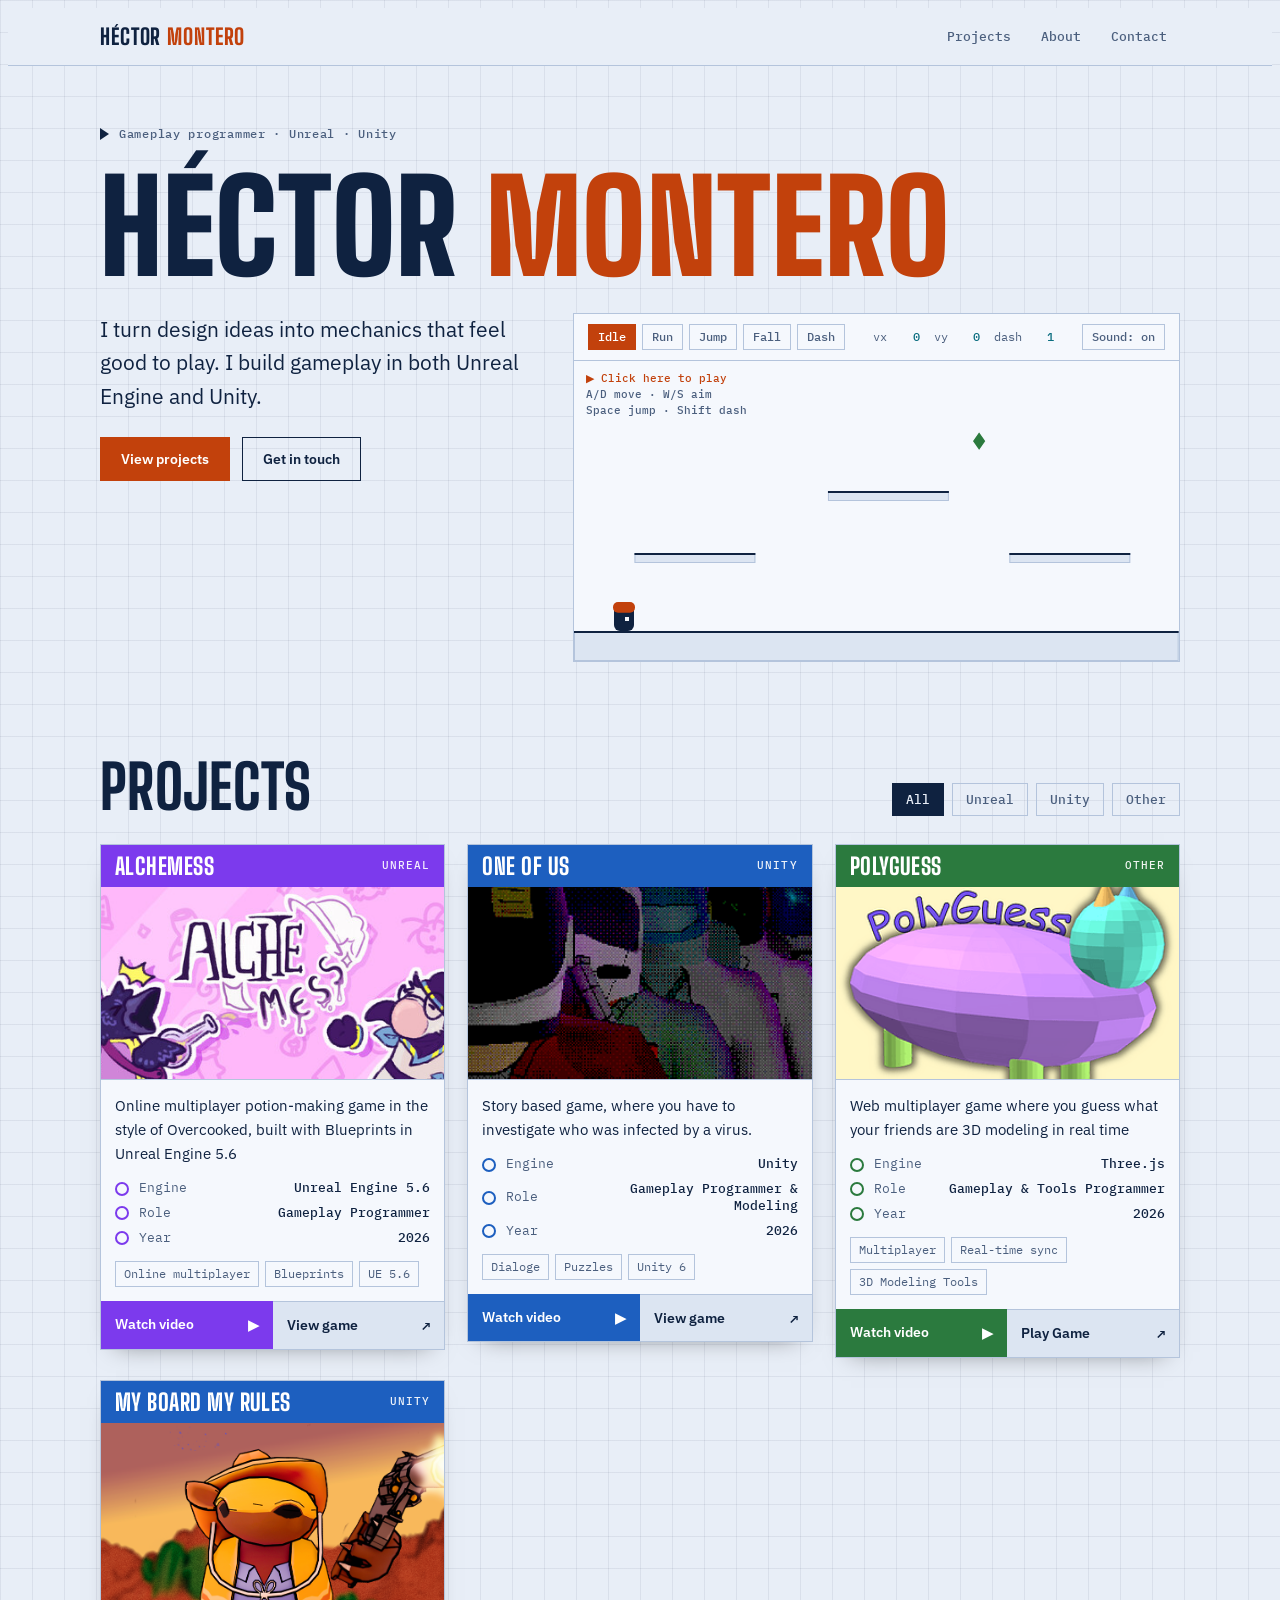
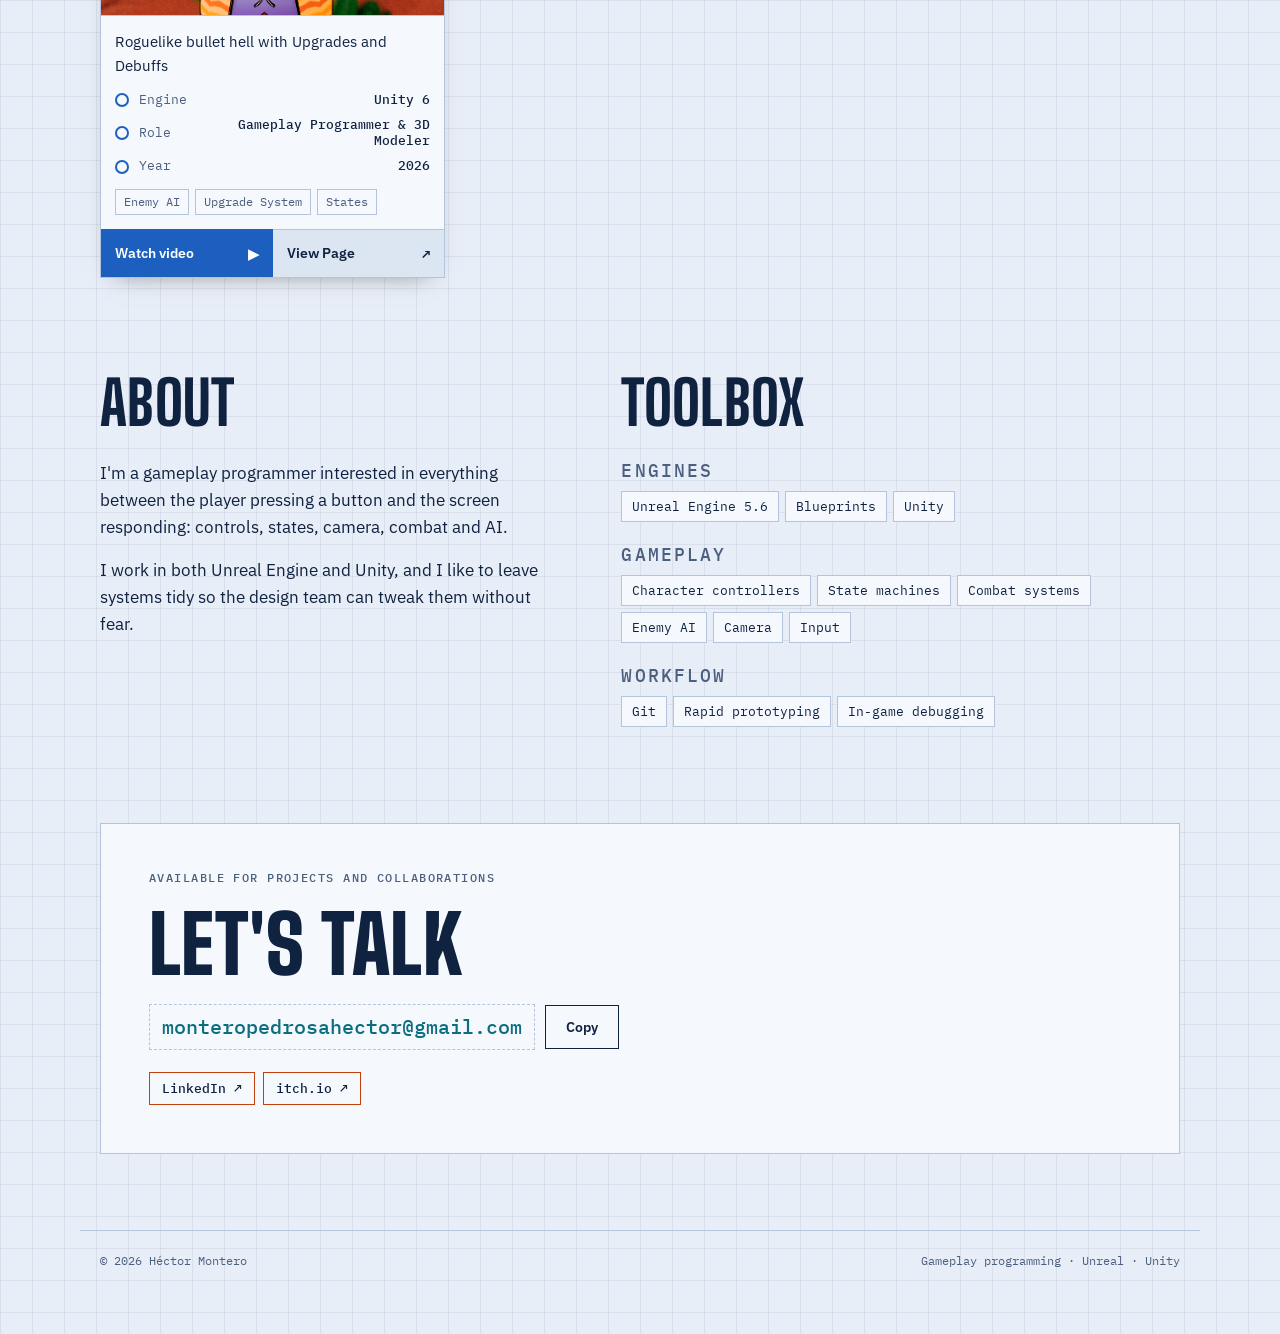
<file: index.html>
<!doctype html>
<meta charset="utf-8">
<meta name="viewport" content="width=device-width, initial-scale=1">
<title>Héctor Montero · Gameplay Programmer</title>
<!-- Link preview (LinkedIn, Discord, X...). If your domain or image changes, edit the three absolute URLs below. -->
<meta name="description" content="Héctor Montero, gameplay programmer working in Unreal Engine and Unity. Portfolio of games and gameplay systems.">
<meta property="og:type" content="website">
<meta property="og:title" content="Héctor Montero · Gameplay Programmer">
<meta property="og:description" content="Gameplay programmer working in Unreal Engine and Unity. Games, tools and gameplay systems.">
<meta property="og:url" content="https://hector-monteropedrosa.github.io/">
<meta property="og:image" content="https://hector-monteropedrosa.github.io/src/AlcheMess_Cover.jpg">
<meta property="og:image:alt" content="Cover of AlcheMess, a game by Héctor Montero">
<meta name="twitter:card" content="summary_large_image">
<link rel="preconnect" href="https://fonts.googleapis.com">
<link rel="preconnect" href="https://fonts.gstatic.com" crossorigin>
<link rel="stylesheet" href="https://fonts.googleapis.com/css2?family=Big+Shoulders+Display:wght@700;800;900&family=IBM+Plex+Sans:wght@400;500;600&family=IBM+Plex+Mono:wght@400;500&display=swap">
<style>
/* Layout: blueprint-paper look. Hero with a big name and a playable character controller with a debug HUD;
   projects as panels with a colored header per engine (Unreal, Unity, other). Projects live in projects.js. */
:root {
  --bg: #E8EEF7;
  --surface: #F5F8FD;
  --surface2: #DCE5F2;
  --ink: #0F2240;
  --muted: #4B5F7E;
  --line: #B4C4DC;
  --grid: rgba(15, 34, 64, 0.07);
  --accent: #C2410C;
  --accent-ink: #FFFFFF;
  --data: #0B6E80;
  --c-ue: #B42332;
  --c-sys: #1D5FBF;
  --c-ai: #2B7A3E;
  --font-display: "Big Shoulders Display", "Arial Narrow", Impact, sans-serif;
  --font-body: "IBM Plex Sans", system-ui, -apple-system, "Segoe UI", sans-serif;
  --font-mono: "IBM Plex Mono", ui-monospace, "SF Mono", Menlo, Consolas, monospace;
}
@media (prefers-color-scheme: dark) {
  :root:not([data-theme="light"]) {
    --bg: #0B2140;
    --surface: #0F2A4F;
    --surface2: #143562;
    --ink: #E7F0FF;
    --muted: #9DB5D6;
    --line: #2A4B78;
    --grid: rgba(150, 195, 255, 0.07);
    --accent: #FFB224;
    --accent-ink: #1A1100;
    --data: #5FE0E6;
    --c-ue: #E5484D;
    --c-sys: #4C8DF6;
    --c-ai: #46B36B;
    color-scheme: dark;
  }
}
:root[data-theme="dark"] {
  --bg: #0B2140;
  --surface: #0F2A4F;
  --surface2: #143562;
  --ink: #E7F0FF;
  --muted: #9DB5D6;
  --line: #2A4B78;
  --grid: rgba(150, 195, 255, 0.07);
  --accent: #FFB224;
  --accent-ink: #1A1100;
  --data: #5FE0E6;
  --c-ue: #E5484D;
  --c-sys: #4C8DF6;
  --c-ai: #46B36B;
  color-scheme: dark;
}

* { box-sizing: border-box; }
html { scroll-behavior: smooth; scroll-padding-top: 72px; }
body {
  background-color: var(--bg);
  background-image:
    linear-gradient(var(--grid) 1px, transparent 1px),
    linear-gradient(90deg, var(--grid) 1px, transparent 1px);
  background-size: 32px 32px;
  color: var(--ink);
  font: 16px/1.6 var(--font-body);
  -webkit-font-smoothing: antialiased;
}
@media (prefers-reduced-motion: reduce) { html { scroll-behavior: auto; } * { transition: none !important; } }
a { color: inherit; }
:focus-visible { outline: 2px solid var(--accent); outline-offset: 3px; }
.wrap { max-width: 1120px; margin-inline: auto; padding-inline: 20px; }
h1, h2, h3 { font-family: var(--font-display); text-wrap: balance; margin: 0; line-height: 0.95; letter-spacing: 0.005em; }
.label { font: 500 12px/1 var(--font-mono); letter-spacing: 0.12em; text-transform: uppercase; color: var(--muted); }

/* header */
.top { position: sticky; top: env(safe-area-inset-top, 0px); z-index: 10; background: var(--bg); border-bottom: 1px solid var(--line); }
.top .wrap { display: flex; align-items: center; justify-content: space-between; gap: 16px; padding-block: 12px; }
.brand { font: 800 22px/1 var(--font-display); letter-spacing: 0.04em; text-transform: uppercase; text-decoration: none; }
.brand span { color: var(--accent); }
nav { display: flex; gap: 4px; flex-wrap: wrap; }
nav a { font: 500 13px/1 var(--font-mono); text-decoration: none; padding: 9px 12px; border: 1px solid transparent; color: var(--muted); }
nav a:hover { color: var(--ink); border-color: var(--line); background: var(--surface); }

/* hero */
.hero { padding-block: 56px 48px; }
.exec { display: inline-flex; align-items: center; gap: 10px; font: 500 12px/1 var(--font-mono); color: var(--muted); letter-spacing: 0.06em; }
.exec i { width: 0; height: 0; border-left: 9px solid var(--ink); border-top: 6px solid transparent; border-bottom: 6px solid transparent; display: inline-block; }
.hero h1 { font-size: clamp(3.4rem, 11vw, 8rem); font-weight: 900; text-transform: uppercase; margin-top: 18px; }
.hero h1 em { font-style: normal; color: var(--accent); }
.hero-grid { display: grid; grid-template-columns: minmax(0, 1fr); gap: 28px; margin-top: 26px; }
.tagline { font-size: clamp(1.05rem, 2.2vw, 1.3rem); max-width: 34em; margin: 0; }
.cta { display: flex; flex-wrap: wrap; gap: 12px; margin-top: 24px; }
.btn { font: 600 14px/1 var(--font-body); text-decoration: none; padding: 14px 20px; border: 1px solid var(--ink); background: transparent; color: var(--ink); cursor: pointer; }
.btn:hover { background: var(--surface2); }
.btn.primary { background: var(--accent); color: var(--accent-ink); border-color: var(--accent); }
.btn.primary:hover { filter: brightness(1.08); background: var(--accent); }

/* playground */
.pg { border: 1px solid var(--line); background: var(--surface); min-width: 0; }
.pg-bar { display: flex; flex-wrap: wrap; align-items: center; justify-content: space-between; gap: 8px 16px; padding: 10px 14px; border-bottom: 1px solid var(--line); }
.states { display: flex; gap: 6px; flex-wrap: wrap; }
.st { font: 500 12px/1 var(--font-mono); padding: 6px 9px; border: 1px solid var(--line); color: var(--muted); }
.st.on { background: var(--accent); border-color: var(--accent); color: var(--accent-ink); }
.readout { display: flex; gap: 14px; flex-wrap: wrap; font: 400 12px/1 var(--font-mono); color: var(--muted); font-variant-numeric: tabular-nums; }
.readout b { color: var(--data); font-weight: 500; display: inline-block; min-width: 3.6ch; text-align: right; }
.snd { font: 500 12px/1 var(--font-mono); padding: 6px 9px; border: 1px solid var(--line); background: transparent; color: var(--muted); cursor: pointer; }
.snd:hover { color: var(--ink); border-color: var(--ink); }
#pg { display: block; width: 100%; height: 300px; touch-action: none; cursor: crosshair; }
#pg:focus-visible { outline-offset: -3px; }
.pad { display: none; gap: 8px; padding: 10px 14px; border-top: 1px solid var(--line); }
.pad button { flex: 1; font: 600 16px/1 var(--font-body); padding: 14px 0; background: var(--surface2); color: var(--ink); border: 1px solid var(--line); touch-action: none; user-select: none; -webkit-user-select: none; }
.pad button:active { background: var(--accent); color: var(--accent-ink); }
@media (pointer: coarse) { .pad { display: flex; } }

/* sections */
section { padding-block: 48px; }
.sec-head { display: flex; flex-wrap: wrap; align-items: end; justify-content: space-between; gap: 16px; margin-bottom: 28px; }
.sec-head h2 { font-size: clamp(2.4rem, 6vw, 3.8rem); font-weight: 800; text-transform: uppercase; }
.filters { display: flex; flex-wrap: wrap; gap: 8px; }
.chip { font: 500 13px/1 var(--font-mono); padding: 9px 13px; border: 1px solid var(--line); background: transparent; color: var(--muted); cursor: pointer; }
.chip:hover { color: var(--ink); border-color: var(--ink); }
.chip[aria-pressed="true"] { background: var(--ink); color: var(--bg); border-color: var(--ink); }

/* project panels */
.grid { display: grid; grid-template-columns: repeat(auto-fill, minmax(min(100%, 300px), 1fr)); gap: 22px; align-items: start; }
.empty { margin: 0; font: 400 14px/1.5 var(--font-mono); color: var(--muted); }
.node { background: var(--surface); border: 1px solid var(--line); min-width: 0; display: flex; flex-direction: column; box-shadow: 0 10px 24px -16px rgba(0, 0, 0, 0.5); }
.node-h { display: flex; align-items: center; justify-content: space-between; gap: 10px; padding: 10px 14px; color: var(--on-cat, #fff); background: var(--cat); }
.node-h h3 { font-size: 1.45rem; font-weight: 800; text-transform: uppercase; letter-spacing: 0.02em; }
.node-h .cat { font: 500 11px/1 var(--font-mono); letter-spacing: 0.1em; text-transform: uppercase; opacity: 0.92; white-space: nowrap; }
.node[data-cat="ue"] { --cat: var(--c-ue); }
.node[data-cat="unity"] { --cat: var(--c-sys); }
.node[data-cat="other"] { --cat: var(--c-ai); }
.thumb { display: block; width: 100%; aspect-ratio: 16 / 9; background: var(--bg); border-bottom: 1px solid var(--line); object-fit: cover; }
.tn { fill: var(--surface2); stroke: var(--line); stroke-width: 1; }
.tw { fill: none; stroke: var(--cat); stroke-width: 2; opacity: 0.85; }
.th { fill: var(--cat); }
.pin-dot { fill: var(--surface); stroke: var(--cat); stroke-width: 2; }
.node-b { padding: 14px; display: flex; flex-direction: column; gap: 14px; min-width: 0; }
.node-b p { margin: 0; font-size: 15px; }
.pins { display: grid; gap: 8px; margin: 0; padding: 0; list-style: none; }
.pins li { display: flex; align-items: center; gap: 10px; font: 400 13px/1.3 var(--font-mono); min-width: 0; }
.pins li::before { content: ""; width: 10px; height: 10px; border-radius: 50%; border: 2px solid var(--cat); flex: none; }
.pins span { color: var(--muted); flex: none; min-width: 6ch; }
.pins b { font-weight: 500; margin-left: auto; text-align: right; overflow-wrap: anywhere; }
.tags { display: flex; flex-wrap: wrap; gap: 6px; }
.tag { font: 400 12px/1 var(--font-mono); padding: 6px 8px; border: 1px solid var(--line); color: var(--muted); }
.cover { display: block; position: relative; width: 100%; padding: 0; border: 0; background: none; color: inherit; font: inherit; text-decoration: none; cursor: pointer; }
.cover:hover .thumb { filter: brightness(1.08); }
.actions { margin-top: auto; display: flex; flex-wrap: wrap; }
.more { flex: 1 1 130px; min-width: 0; display: flex; justify-content: space-between; align-items: center; gap: 10px; font: 600 14px/1.2 var(--font-body); text-align: left; text-decoration: none; padding: 15px 14px; background: var(--cat); color: var(--on-cat, #fff); border: 0; cursor: pointer; }
.more:hover { filter: brightness(1.12); }
.more.alt { background: var(--surface2); color: var(--ink); border-top: 1px solid var(--line); }
.more.alt:hover { filter: none; background: var(--line); }
.more span { font-family: var(--font-mono); flex: none; }
.links { display: flex; flex-wrap: wrap; gap: 8px; }
.links a { font: 500 13px/1 var(--font-mono); padding: 9px 12px; border: 1px solid var(--cat, var(--accent)); color: var(--ink); text-decoration: none; }
.links a:hover { background: var(--cat, var(--accent)); color: #fff; }
.badge { font: 500 10px/1 var(--font-mono); letter-spacing: 0.1em; text-transform: uppercase; padding: 4px 6px; border: 1px dashed currentColor; opacity: 0.85; }

/* video player */
dialog.vid { padding: 0; border: 0; background: transparent; width: min(960px, calc(100vw - 24px)); max-width: none; max-height: none; overflow: visible; }
dialog.vid::backdrop { background: rgba(5, 12, 28, 0.85); }
body:has(dialog.vid[open]) { overflow: hidden; }
.vid-box { background: #0A1424; border: 1px solid var(--line); }
.vid-bar { display: flex; align-items: center; justify-content: space-between; gap: 12px; padding: 8px 8px 8px 14px; color: #E7F0FF; }
.vid-title { font: 800 1.3rem/1 var(--font-display); text-transform: uppercase; letter-spacing: 0.03em; min-width: 0; overflow: hidden; text-overflow: ellipsis; white-space: nowrap; }
.vid-tools { display: flex; align-items: center; gap: 8px; flex: none; }
.vid-tools a, .vid-tools button { font: 500 13px/1 var(--font-mono); color: #E7F0FF; background: transparent; border: 1px solid rgba(231, 240, 255, 0.35); padding: 9px 12px; text-decoration: none; cursor: pointer; }
.vid-tools a:hover, .vid-tools button:hover { background: rgba(231, 240, 255, 0.14); }
.vid-frame { aspect-ratio: 16 / 9; max-height: calc(100vh - 90px); background: #000; }
.vid-frame iframe, .vid-frame video { display: block; width: 100%; height: 100%; border: 0; background: #000; }

/* about + skills */
.two { display: grid; grid-template-columns: minmax(0, 1fr); gap: 36px; }
.about p { margin: 0 0 1em; max-width: 36em; font-size: 1.05rem; }
.skills { display: grid; gap: 22px; min-width: 0; }
.sk h3 { font-size: 1.1rem; font-family: var(--font-mono); font-weight: 500; text-transform: uppercase; letter-spacing: 0.12em; color: var(--muted); margin-bottom: 10px; line-height: 1.2; }
.sk .tags .tag { font-size: 13px; padding: 8px 10px; color: var(--ink); background: var(--surface); }

/* contact */
.contact { border: 1px solid var(--line); background: var(--surface); padding: 32px 22px; display: grid; gap: 22px; }
.contact h2 { font-size: clamp(2.6rem, 8vw, 5rem); font-weight: 900; text-transform: uppercase; }
.mail { display: flex; flex-wrap: wrap; align-items: center; gap: 10px; }
.mail code { font: 500 clamp(15px, 3.4vw, 20px)/1.2 var(--font-mono); color: var(--data); padding: 10px 12px; border: 1px dashed var(--line); overflow-wrap: anywhere; user-select: all; }
footer { padding-block: 28px 56px; color: var(--muted); font: 400 12px/1.6 var(--font-mono); }
footer .wrap { display: flex; flex-wrap: wrap; justify-content: space-between; gap: 8px 20px; border-top: 1px solid var(--line); padding-top: 20px; }

@media (min-width: 900px) {
  .hero-grid { grid-template-columns: minmax(0, 5fr) minmax(0, 7fr); gap: 40px; align-items: start; }
  .two { grid-template-columns: minmax(0, 5fr) minmax(0, 6fr); gap: 56px; }
  .contact { padding: 48px; }
}
@media (max-width: 560px) {
  nav a { padding: 8px 8px; font-size: 12px; }
  .top .wrap { padding-block: 8px; }
  #pg { height: 260px; }
}
</style>

<header class="top">
  <div class="wrap">
    <a class="brand" href="#home" id="brand">Héctor <span>Montero</span></a>
    <nav aria-label="Sections">
      <a href="#projects">Projects</a>
      <a href="#about">About</a>
      <a href="#contact">Contact</a>
    </nav>
  </div>
</header>

<main>
  <div class="wrap hero" id="home">
    <span class="exec"><i></i>Gameplay programmer · Unreal · Unity</span>
    <h1 id="name">Héctor <em>Montero</em></h1>
    <div class="hero-grid">
      <div>
        <p class="tagline" id="tagline"></p>
        <div class="cta">
          <a class="btn primary" href="#projects">View projects</a>
          <a class="btn" href="#contact">Get in touch</a>
        </div>
      </div>
      <div class="pg" id="playground">
        <div class="pg-bar">
          <div class="states" aria-label="Character state">
            <span class="st" data-s="IDLE">Idle</span>
            <span class="st" data-s="RUN">Run</span>
            <span class="st" data-s="JUMP">Jump</span>
            <span class="st" data-s="FALL">Fall</span>
            <span class="st" data-s="DASH">Dash</span>
          </div>
          <div class="readout" aria-hidden="true">
            <span>vx <b id="r-vx">0</b></span>
            <span>vy <b id="r-vy">0</b></span>
            <span>dash <b id="r-dash">1</b></span>
          </div>
          <button class="snd" id="snd" type="button" aria-pressed="false">Sound: on</button>
        </div>
        <canvas id="pg" tabindex="0" aria-label="Playable character controller. Move with A and D or the arrow keys, jump with space, dash with shift."></canvas>
        <div class="pad">
          <button id="b-left" aria-label="Left">◀</button>
          <button id="b-right" aria-label="Right">▶</button>
          <button id="b-jump" aria-label="Jump">Jump</button>
          <button id="b-dash" aria-label="Dash">Dash</button>
        </div>
      </div>
    </div>
  </div>

  <section id="projects">
    <div class="wrap">
      <div class="sec-head">
        <h2>Projects</h2>
        <div class="filters" id="filters" role="group" aria-label="Filter projects"></div>
      </div>
      <div class="grid" id="grid"><p class="empty">Loading projects…</p></div>
    </div>
  </section>

  <section id="about">
    <div class="wrap two">
      <div class="about">
        <div class="sec-head"><h2>About</h2></div>
        <div id="about-text"></div>
      </div>
      <div>
        <div class="sec-head"><h2>Toolbox</h2></div>
        <div class="skills" id="skills"></div>
      </div>
    </div>
  </section>

  <section id="contact">
    <div class="wrap">
      <div class="contact">
        <span class="label">Available for projects and collaborations</span>
        <h2>Let's talk</h2>
        <div class="mail" id="mail" hidden>
          <code id="email"></code>
          <button class="btn" id="copy" type="button">Copy</button>
        </div>
        <div class="links" id="socials"></div>
      </div>
    </div>
  </section>
</main>

<footer>
  <div class="wrap">
    <span id="foot-name"></span>
    <span>Gameplay programming · Unreal · Unity</span>
  </div>
</footer>

<dialog class="vid" id="vid" aria-labelledby="vid-title">
  <div class="vid-box">
    <div class="vid-bar">
      <span class="vid-title" id="vid-title"></span>
      <div class="vid-tools">
        <a id="vid-ext" href="#" target="_blank" rel="noopener noreferrer" hidden>Open ↗</a>
        <button id="vid-close" type="button" aria-label="Close video">Close ✕</button>
      </div>
    </div>
    <div class="vid-frame" id="vid-frame"></div>
  </div>
</dialog>

<script src="projects.js"></script>
<script>
/* ===== Hero text. Projects, about, toolbox and contact live in projects.js ===== */
const CONFIG = {
  name: ["Héctor", "Montero"],
  tagline: "I turn design ideas into mechanics that feel good to play. I build gameplay in both Unreal Engine and Unity.",
};
const CATS = { ue: "Unreal", unity: "Unity", other: "Other" };

/* ===== helpers ===== */
const $ = (s, r = document) => r.querySelector(s);
const esc = s => String(s).replace(/[&<>"']/g, c => ({ "&": "&amp;", "<": "&lt;", ">": "&gt;", '"': "&quot;", "'": "&#39;" }[c]));

/* ===== static content ===== */
(function renderStatic() {
  const [a, b] = CONFIG.name;
  $("#name").innerHTML = esc(a) + " <em>" + esc(b) + "</em>";
  $("#brand").innerHTML = esc(a) + " <span>" + esc(b) + "</span>";
  $("#tagline").textContent = CONFIG.tagline;
  $("#foot-name").textContent = "© " + new Date().getFullYear() + " " + a + " " + b;
})();

let siteEmail = "";
function renderBottom(d) {
  const about = d.about || [], skills = d.skills || [], contact = d.contact || {}, socials = contact.socials || [];
  $("#about-text").innerHTML = about.map(p => "<p>" + esc(p) + "</p>").join("");
  $("#skills").innerHTML = skills.map(g =>
    '<div class="sk"><h3>' + esc(g.group || "") + '</h3><div class="tags">' +
    (g.items || []).map(i => '<span class="tag">' + esc(i) + "</span>").join("") + "</div></div>").join("");
  siteEmail = contact.email || "";
  $("#email").textContent = siteEmail;
  $("#mail").hidden = !siteEmail;
  $("#socials").innerHTML = socials.map(s =>
    '<a href="' + esc(s.url) + '" target="_blank" rel="noopener noreferrer">' + esc(s.label) + " ↗</a>").join("");
}

$("#copy").addEventListener("click", async () => {
  const btn = $("#copy"), el = $("#email");
  try {
    await navigator.clipboard.writeText(siteEmail);
    btn.textContent = "Copied";
  } catch (e) {
    const r = document.createRange(); r.selectNodeContents(el);
    const sel = getSelection(); sel.removeAllRanges(); sel.addRange(r);
    btn.textContent = "Select and copy";
  }
  setTimeout(() => { btn.textContent = "Copy"; }, 1800);
});

/* ===== projects (from projects.js) ===== */
function seeded(str) {
  let h = 2166136261;
  for (let i = 0; i < str.length; i++) { h ^= str.charCodeAt(i); h = Math.imul(h, 16777619); }
  return () => { h ^= h << 13; h ^= h >>> 17; h ^= h << 5; return ((h >>> 0) % 1000) / 1000; };
}
function thumb(p, v) {
  const img = p.cover || p.image || (v && v.type === "youtube" ? "https://i.ytimg.com/vi/" + v.id + "/hqdefault.jpg" : "");
  if (img) return '<img class="thumb" src="' + esc(img) + '" alt="Cover of ' + esc(p.title) + '" loading="lazy">';
  const r = seeded(p.id || p.title), W = 320, H = 180, n = 4, nodes = [];
  for (let i = 0; i < n; i++) {
    const w = 62 + Math.round(r() * 18), h = 34 + Math.round(r() * 22);
    const x = 14 + i * ((W - 28 - 70) / (n - 1)), y = 14 + r() * (H - h - 28);
    nodes.push({ x, y, w, h });
  }
  let wires = "", boxes = "";
  nodes.forEach((a, i) => {
    boxes += '<rect class="tn" x="' + a.x + '" y="' + a.y + '" width="' + a.w + '" height="' + a.h + '"/>' +
      '<rect class="th" x="' + a.x + '" y="' + a.y + '" width="' + a.w + '" height="9"/>';
    const b = nodes[i + 1];
    if (b) {
      const x1 = a.x + a.w, y1 = a.y + a.h / 2 + 4, x2 = b.x, y2 = b.y + b.h / 2 + 4, dx = (x2 - x1) * 0.5;
      wires += '<path class="tw" d="M' + x1 + " " + y1 + " C" + (x1 + dx) + " " + y1 + " " + (x2 - dx) + " " + y2 + " " + x2 + " " + y2 + '"/>' +
        '<circle class="pin-dot" cx="' + x1 + '" cy="' + y1 + '" r="4"/><circle class="pin-dot" cx="' + x2 + '" cy="' + y2 + '" r="4"/>';
    }
  });
  return '<svg class="thumb" viewBox="0 0 ' + W + " " + H + '" preserveAspectRatio="xMidYMid slice" role="img" aria-label="Sketch of ' + esc(p.title) + '">' + wires + boxes + "</svg>";
}
/* Optional per-project color. Any valid CSS color works; the text color is chosen automatically for contrast. */
let colorCtx = null;
function cardColor(color) {
  if (!color) return "";
  try {
    colorCtx = colorCtx || document.createElement("canvas").getContext("2d", { willReadFrequently: true });
    colorCtx.canvas.width = colorCtx.canvas.height = 1;
    colorCtx.fillStyle = "#010203"; colorCtx.fillStyle = String(color);
    if (colorCtx.fillStyle === "#010203") return "";
    colorCtx.fillRect(0, 0, 1, 1);
    const d = colorCtx.getImageData(0, 0, 1, 1).data;
    const lum = (0.2126 * d[0] + 0.7152 * d[1] + 0.0722 * d[2]) / 255;
    return ' style="--cat:' + esc(color) + ";--on-cat:" + (lum > 0.6 ? "#0F2240" : "#fff") + '"';
  } catch (e) { return ""; }
}
/* ===== video player: opens in a dialog, loads only when clicked ===== */
/* video: a YouTube or Vimeo link, or a file path like "src/trailer.mp4" (mp4, webm, ogv). */
function parseVideo(v) {
  const s = String(v || "").trim();
  if (!s) return null;
  let m = s.match(/(?:youtube\.com\/(?:watch\?(?:[^#]*&)?v=|embed\/|shorts\/|live\/)|youtu\.be\/)([\w-]{11})/) || s.match(/^([\w-]{11})$/);
  if (m) return { type: "youtube", id: m[1], page: "https://www.youtube.com/watch?v=" + m[1], label: "YouTube" };
  m = s.match(/vimeo\.com\/(?:video\/)?(\d+)(?:\/(\w+))?/);
  if (m) return { type: "vimeo", id: m[1], hash: m[2] || "", page: "https://vimeo.com/" + m[1] + (m[2] ? "/" + m[2] : ""), label: "Vimeo" };
  if (/\.(mp4|webm|ogv)(\?.*)?$/i.test(s)) return { type: "file", src: s };
  return null;
}
function openVideo(p, v) {
  const vid = $("#vid"), frame = $("#vid-frame"), ext = $("#vid-ext");
  if (typeof vid.showModal !== "function") { window.open(v.page || v.src, "_blank", "noopener"); return; }
  const t = esc(p.title) + " video";
  if (v.type === "youtube") frame.innerHTML = '<iframe src="https://www.youtube-nocookie.com/embed/' + v.id + '?autoplay=1&rel=0&playsinline=1" title="' + t + '" allow="autoplay; encrypted-media; picture-in-picture; fullscreen" allowfullscreen referrerpolicy="strict-origin-when-cross-origin"></iframe>';
  else if (v.type === "vimeo") frame.innerHTML = '<iframe src="https://player.vimeo.com/video/' + v.id + "?autoplay=1" + (v.hash ? "&h=" + v.hash : "") + '" title="' + t + '" allow="autoplay; fullscreen; picture-in-picture" allowfullscreen></iframe>';
  else frame.innerHTML = '<video src="' + esc(v.src) + '" controls autoplay playsinline preload="metadata"></video>';
  $("#vid-title").textContent = p.title;
  if (v.page) { ext.href = v.page; ext.textContent = v.label + " ↗"; ext.hidden = false; } else { ext.hidden = true; }
  vid.showModal();
}
(function videoDialog() {
  const vid = $("#vid");
  const close = () => { if (vid.open) vid.close(); };
  vid.addEventListener("close", () => { $("#vid-frame").innerHTML = ""; });
  vid.addEventListener("click", e => { if (e.target === vid) close(); });
  $("#vid-close").addEventListener("click", close);
})();

function pin(label, value) { return value ? "<li><span>" + label + "</span><b>" + esc(value) + "</b></li>" : ""; }
function card(p) {
  const cat = CATS[p.cat] ? p.cat : "other";
  const tags = p.tags || [];
  const href = p.url ? esc(p.url) : "";
  const v = p.video ? parseVideo(p.video) : null;
  const vlink = p.video && !v ? esc(p.video) : "";
  const picture = thumb(p, v);
  const top = v ? '<button class="cover" type="button" data-video="' + p.__i + '" tabindex="-1" aria-hidden="true">' + picture + "</button>"
    : href ? '<a class="cover" href="' + href + '" target="_blank" rel="noopener noreferrer" tabindex="-1" aria-hidden="true">' + picture + "</a>"
    : picture;
  const wlabel = esc(p.videoButton || "Watch video");
  const watch = v ? '<button class="more" type="button" data-video="' + p.__i + '">' + wlabel + "<span>▶</span></button>"
    : vlink ? '<a class="more" href="' + vlink + '" target="_blank" rel="noopener noreferrer">' + wlabel + "<span>▶</span></a>" : "";
  const view = href ? '<a class="more' + (watch ? " alt" : "") + '" href="' + href + '" target="_blank" rel="noopener noreferrer">' + esc(p.button || "View game") + "<span>↗</span></a>" : "";
  return '<article class="node" data-cat="' + cat + '"' + cardColor(p.color) + ">" +
    '<div class="node-h"><h3>' + esc(p.title) + '</h3><span class="cat">' + esc(CATS[cat]) + "</span></div>" +
    top +
    '<div class="node-b"><p>' + esc(p.summary || "") + "</p>" +
    '<ul class="pins">' + pin("Engine", p.engine) + pin("Role", p.role) + pin("Year", p.year) + "</ul>" +
    '<div class="tags">' + tags.map(t => '<span class="tag">' + esc(t) + "</span>").join("") +
    (p.placeholder ? '<span class="badge" title="Replace this with your real project">Placeholder</span>' : "") + "</div></div>" +
    (watch || view ? '<div class="actions">' + watch + view + "</div>" : "") +
    "</article>";
}
function renderProjects(list) {
  const grid = $("#grid"), filters = $("#filters");
  if (!list.length) { grid.innerHTML = '<p class="empty">No projects yet. Add them to projects.js.</p>'; return; }
  list.forEach((p, i) => { p.__i = i; });
  const cats = [["all", "All"]];
  list.forEach(p => { const c = CATS[p.cat] ? p.cat : "other"; if (!cats.some(x => x[0] === c)) cats.push([c, CATS[c]]); });
  filters.innerHTML = cats.length > 2 ? cats.map((c, i) => '<button class="chip" type="button" data-f="' + c[0] + '" aria-pressed="' + (i === 0) + '">' + esc(c[1]) + "</button>").join("") : "";
  function draw(f) { grid.innerHTML = list.filter(p => f === "all" || (CATS[p.cat] ? p.cat : "other") === f).map(card).join(""); }
  draw("all");
  filters.addEventListener("click", e => {
    const b = e.target.closest(".chip"); if (!b) return;
    filters.querySelectorAll(".chip").forEach(c => c.setAttribute("aria-pressed", c === b));
    draw(b.dataset.f);
  });
  grid.addEventListener("click", e => {
    const b = e.target.closest("[data-video]"); if (!b) return;
    const p = list[+b.dataset.video], v = p && parseVideo(p.video);
    if (v) openVideo(p, v);
  });
}
if (window.SITE) {
  renderProjects(window.SITE.projects || []);
  renderBottom(window.SITE);
} else {
  $("#grid").innerHTML = '<p class="empty">Could not load projects.js. Check that it sits next to index.html and has no syntax errors (see the browser console).</p>';
}

/* ===== playable character controller ===== */
(function playground() {
  const cv = $("#pg"), ctx = cv.getContext("2d");
  const RM = window.matchMedia("(prefers-reduced-motion: reduce)").matches;
  const H = () => cv.clientHeight;
  let W = 0, dpr = 1, plats = [], pal = null, frame = 0, running = false, inView = false, last = 0, hudT = 0;
  let time = 0, freeze = 0, shake = 0, ghostT = 0, runDust = 0, focused = false, raf = 0;

  const C = { MAXV: 280, ACC: 1800, FRIC: 1500, GRAV: 1900, JUMP: 640, COYOTE: 0.1, BUFFER: 0.1, DASH_V: 560, DASH_T: 0.14, DASH_CD: 0.18 };
  const P = { x: 40, y: 0, w: 20, h: 28, vx: 0, vy: 0, grounded: false, coyote: 0, buffer: 0, dashBuf: 0, state: "IDLE", face: 1,
    charges: 1, dashing: false, dashT: 0, dashCool: 0, dir: { x: 1, y: 0 }, sx: 1, sy: 1 };
  const crystal = { x: 0, y: 0, cd: 0 };
  const keys = { left: false, right: false, up: false, down: false, jump: false, dash: false };
  const parts = [], ghosts = [];

  /* ---- audio: tiny synth, only starts after the player interacts ---- */
  let ac = null, master = null, noiseBuf = null, muted = false;
  function audio() {
    if (ac === false) return null;
    if (!ac) {
      try {
        const A = window.AudioContext || window.webkitAudioContext;
        ac = new A(); master = ac.createGain(); master.gain.value = 0.22; master.connect(ac.destination);
        noiseBuf = ac.createBuffer(1, Math.floor(ac.sampleRate * 0.5), ac.sampleRate);
        const d = noiseBuf.getChannelData(0); for (let i = 0; i < d.length; i++) d[i] = Math.random() * 2 - 1;
      } catch (e) { ac = false; return null; }
    }
    if (ac.state === "suspended") ac.resume().catch(() => {});
    return ac;
  }
  function tone(type, f0, f1, dur, vol) {
    if (muted) return; const a = audio(); if (!a) return;
    const t = a.currentTime, o = a.createOscillator(), g = a.createGain();
    o.type = type; o.frequency.setValueAtTime(f0, t); o.frequency.exponentialRampToValueAtTime(Math.max(1, f1), t + dur);
    g.gain.setValueAtTime(vol, t); g.gain.exponentialRampToValueAtTime(0.0001, t + dur);
    o.connect(g); g.connect(master); o.start(t); o.stop(t + dur + 0.02);
  }
  function noise(dur, vol, f0, f1) {
    if (muted) return; const a = audio(); if (!a) return;
    const t = a.currentTime, s = a.createBufferSource(), f = a.createBiquadFilter(), g = a.createGain();
    s.buffer = noiseBuf; f.type = "bandpass"; f.Q.value = 0.9;
    f.frequency.setValueAtTime(f0, t); f.frequency.exponentialRampToValueAtTime(Math.max(40, f1), t + dur);
    g.gain.setValueAtTime(vol, t); g.gain.exponentialRampToValueAtTime(0.0001, t + dur);
    s.connect(f); f.connect(g); g.connect(master); s.start(t); s.stop(t + dur + 0.02);
  }
  const sfx = {
    jump() { tone("square", 260, 520, 0.11, 0.3); },
    land(i) { tone("sine", 150, 45, 0.14, 0.2 + 0.4 * i); noise(0.08, 0.1 + 0.3 * i, 900, 300); },
    dash() { noise(0.18, 0.5, 3200, 500); tone("sawtooth", 320, 90, 0.16, 0.22); },
    refill() { tone("sine", 880, 1320, 0.09, 0.18); },
    crystal() { tone("triangle", 660, 990, 0.12, 0.4); tone("triangle", 990, 1480, 0.14, 0.3); }
  };
  $("#snd").addEventListener("click", () => {
    muted = !muted;
    $("#snd").textContent = muted ? "Sound: off" : "Sound: on";
    $("#snd").setAttribute("aria-pressed", String(muted));
    if (!muted) { audio(); sfx.refill(); }
  });

  /* ---- palette + layout ---- */
  function readPalette() {
    const s = getComputedStyle(document.documentElement), g = n => s.getPropertyValue(n).trim();
    pal = { ink: g("--ink"), muted: g("--muted"), line: g("--line"), accent: g("--accent"), data: g("--data"), surface2: g("--surface2"), surface: g("--surface"), crystal: g("--c-ai") };
  }
  function layout() {
    const h = H(), gy = h - 30;
    plats = [
      { x: 0, y: gy, w: W, solid: true },
      { x: W * 0.10, y: gy - 78, w: Math.max(70, W * 0.2) },
      { x: W * 0.42, y: gy - 140, w: Math.max(70, W * 0.2) },
      { x: W * 0.72, y: gy - 78, w: Math.max(70, W * 0.2) }
    ];
    crystal.x = W * 0.67; crystal.y = gy - 190;
    if (!P.y) P.y = gy - P.h;
  }
  function resize() {
    const r = cv.getBoundingClientRect();
    W = r.width; dpr = Math.min(window.devicePixelRatio || 1, 2);
    cv.width = Math.round(W * dpr); cv.height = Math.round(r.height * dpr);
    ctx.setTransform(dpr, 0, 0, dpr, 0, 0);
    layout();
    P.x = Math.min(P.x, W - P.w);
    if (P.y > H() - 30 - P.h) P.y = H() - 30 - P.h;
    draw();
  }
  new ResizeObserver(resize).observe(cv);

  /* ---- effects ---- */
  function puff(x, y, n, col, spd, lift) {
    for (let i = 0; i < n; i++) {
      const a = Math.random() * Math.PI * 2, s = spd * (0.3 + Math.random() * 0.7);
      parts.push({ x, y, vx: Math.cos(a) * s, vy: Math.sin(a) * s - (lift || 0), life: 0.3 + Math.random() * 0.3, max: 0.6, size: 2 + Math.floor(Math.random() * 3), col, g: 260 });
    }
  }
  function dust(x, y, n, spread) {
    for (let i = 0; i < n; i++) {
      parts.push({ x: x + (Math.random() - 0.5) * 10, y, vx: (Math.random() - 0.5) * spread, vy: -(15 + Math.random() * 55), life: 0.25 + Math.random() * 0.25, max: 0.5, size: 2 + Math.floor(Math.random() * 2), col: pal.muted, g: 120 });
    }
  }

  /* ---- dash (Celeste style: 8 directions, one charge, refills on the ground or with a crystal) ---- */
  function startDash() {
    let dx = (keys.right ? 1 : 0) - (keys.left ? 1 : 0), dy = (keys.down ? 1 : 0) - (keys.up ? 1 : 0);
    if (P.grounded && dy > 0) dy = 0;
    if (!dx && !dy) dx = P.face;
    const len = Math.hypot(dx, dy); dx /= len; dy /= len;
    P.dashing = true; P.dashT = C.DASH_T; P.dir = { x: dx, y: dy }; P.charges = 0; P.dashCool = C.DASH_CD;
    P.vx = dx * C.DASH_V; P.vy = dy * C.DASH_V;
    if (dx) P.face = Math.sign(dx);
    freeze = 0.05; if (!RM) shake = 3.5;
    if (!RM) { P.sx = dx ? 1.35 : 0.75; P.sy = dx ? 0.75 : 1.35; }
    ghostT = 0; sfx.dash();
    puff(P.x + P.w / 2, P.y + P.h / 2, 10, pal.data, 160, 0);
  }
  function endDash() {
    P.dashing = false;
    P.vx = P.dir.x * C.MAXV * 1.05;
    P.vy = P.dir.y * C.MAXV * (P.dir.y < 0 ? 0.6 : 0.8);
  }
  function onLand(impact) {
    const i = Math.min(1, Math.max(0, (impact - 150) / 600));
    sfx.land(i);
    if (!RM && impact > 150) { P.sx = 1.1 + 0.35 * i; P.sy = 0.9 - 0.3 * i; }
    dust(P.x + P.w / 2, P.y + P.h, 4 + Math.round(8 * i), 140);
    if (!RM && impact > 520) shake = Math.max(shake, Math.min(3, (impact - 520) / 150));
  }

  function step(dt) {
    time += dt;
    const dir = (keys.right ? 1 : 0) - (keys.left ? 1 : 0);
    P.dashCool = Math.max(0, P.dashCool - dt);
    P.buffer = Math.max(0, P.buffer - dt);
    P.dashBuf = Math.max(0, P.dashBuf - dt);
    if (P.dashBuf > 0 && P.charges > 0 && !P.dashing && P.dashCool <= 0) { P.dashBuf = 0; startDash(); }

    if (P.dashing) {
      P.dashT -= dt;
      ghostT -= dt; if (ghostT <= 0) { ghostT = 0.025; ghosts.push({ x: P.x, y: P.y, sx: P.sx, sy: P.sy, life: 0.22 }); }
      P.vx = P.dir.x * C.DASH_V; P.vy = P.dir.y * C.DASH_V;
      if (P.dashT <= 0) endDash();
    } else {
      const air = P.grounded ? 1 : 0.65;
      if (dir) { P.vx += dir * C.ACC * air * dt; P.face = dir; }
      else if (P.vx) { const f = C.FRIC * air * dt; P.vx = Math.abs(P.vx) <= f ? 0 : P.vx - Math.sign(P.vx) * f; }
      P.vx = Math.max(-C.MAXV * 1.1, Math.min(C.MAXV * 1.1, P.vx));
      if (Math.abs(P.vx) > C.MAXV && dir) P.vx -= Math.sign(P.vx) * 600 * dt;

      P.coyote = P.grounded ? C.COYOTE : Math.max(0, P.coyote - dt);
      if (P.buffer > 0 && P.coyote > 0) {
        P.vy = -C.JUMP; P.buffer = 0; P.coyote = 0; P.grounded = false;
        sfx.jump(); if (!RM) { P.sx = 0.72; P.sy = 1.3; }
        dust(P.x + P.w / 2, P.y + P.h, 5, 120);
      }
      let g = C.GRAV;
      if (!keys.jump && P.vy < 0) g *= 2.2;
      else if (keys.jump && Math.abs(P.vy) < 90) g *= 0.5;
      P.vy += g * dt;
    }

    P.x += P.vx * dt;
    if (P.x < 0) { P.x = 0; P.vx = 0; }
    if (P.x > W - P.w) { P.x = W - P.w; P.vx = 0; }

    const prevBottom = P.y + P.h, impact = P.vy, wasG = P.grounded;
    P.y += P.vy * dt;
    const bottom = P.y + P.h;
    P.grounded = false;
    if (P.vy >= 0) {
      for (const pl of plats) {
        if (P.x + P.w > pl.x && P.x < pl.x + pl.w && prevBottom <= pl.y + 1 && bottom >= pl.y) {
          P.y = pl.y - P.h; P.grounded = true; break;
        }
      }
    }
    if (P.grounded) {
      if (!wasG) onLand(impact);
      P.vy = 0;
      if (P.dashing && P.dir.y > 0) endDash();
      if (!P.dashing && P.dashCool <= 0 && P.charges < 1) { P.charges = 1; sfx.refill(); puff(P.x + P.w / 2, P.y + P.h / 2, 5, pal.accent, 90, 0); }
    }

    if (crystal.cd > 0) crystal.cd -= dt;
    else if (P.charges < 1 && Math.abs(crystal.x - (P.x + P.w / 2)) < 22 && Math.abs(crystal.y - (P.y + P.h / 2)) < 26) {
      P.charges = 1; crystal.cd = 2.4; sfx.crystal(); freeze = Math.max(freeze, 0.03);
      puff(crystal.x, crystal.y, 12, pal.crystal, 170, 20);
    }

    if (P.grounded && Math.abs(P.vx) > 150) {
      runDust -= dt; if (runDust <= 0) { runDust = 0.09; dust(P.x + P.w / 2 - P.face * 6, P.y + P.h, 1, 40); }
    }
    if (RM) { P.sx = 1; P.sy = 1; }
    else { const k = Math.min(1, dt * 16); P.sx += (1 - P.sx) * k; P.sy += (1 - P.sy) * k; }
    P.state = P.dashing ? "DASH" : P.grounded ? (Math.abs(P.vx) > 20 ? "RUN" : "IDLE") : (P.vy < 0 ? "JUMP" : "FALL");
  }
  function updateFx(dt) {
    for (let i = parts.length - 1; i >= 0; i--) {
      const p = parts[i]; p.life -= dt; p.vy += p.g * dt; p.x += p.vx * dt; p.y += p.vy * dt;
      if (p.life <= 0) parts.splice(i, 1);
    }
    for (let i = ghosts.length - 1; i >= 0; i--) { ghosts[i].life -= dt; if (ghosts[i].life <= 0) ghosts.splice(i, 1); }
  }

  /* ---- drawing ---- */
  function rr(x, y, w, h, r) { ctx.beginPath(); if (ctx.roundRect) ctx.roundRect(x, y, w, h, r); else ctx.rect(x, y, w, h); }
  function draw() {
    if (!pal) readPalette();
    const h = H();
    ctx.clearRect(0, 0, W, h);
    const ox = shake > 0 ? Math.round((Math.random() * 2 - 1) * shake) : 0, oy = shake > 0 ? Math.round((Math.random() * 2 - 1) * shake) : 0;
    ctx.save(); ctx.translate(ox, oy);

    plats.forEach(pl => {
      ctx.fillStyle = pal.surface2; ctx.strokeStyle = pal.line; ctx.lineWidth = 1;
      const th = pl.solid ? 30 : 10;
      ctx.fillRect(pl.x, pl.y, pl.w, th); ctx.strokeRect(pl.x + 0.5, pl.y + 0.5, pl.w - 1, th - 1);
      ctx.fillStyle = pal.ink; ctx.fillRect(pl.x, pl.y, pl.w, 2);
    });

    // dash crystal
    const cb = Math.sin(time * 3) * 3;
    ctx.beginPath();
    ctx.moveTo(crystal.x, crystal.y - 10 + cb); ctx.lineTo(crystal.x + 7, crystal.y + cb);
    ctx.lineTo(crystal.x, crystal.y + 10 + cb); ctx.lineTo(crystal.x - 7, crystal.y + cb); ctx.closePath();
    if (crystal.cd <= 0) { ctx.fillStyle = pal.crystal; ctx.fill(); ctx.strokeStyle = pal.surface; ctx.lineWidth = 1.5; ctx.stroke(); }
    else { ctx.globalAlpha = 0.3; ctx.strokeStyle = pal.crystal; ctx.lineWidth = 1.5; ctx.stroke(); ctx.globalAlpha = 1; }

    // dash afterimages
    ghosts.forEach(g => {
      ctx.globalAlpha = (g.life / 0.22) * 0.4; ctx.fillStyle = pal.data;
      const w = P.w * g.sx, hh = P.h * g.sy;
      ctx.fillRect(Math.round(g.x + P.w / 2 - w / 2), Math.round(g.y + P.h - hh), w, hh);
    });
    ctx.globalAlpha = 1;

    parts.forEach(p => {
      ctx.globalAlpha = Math.max(0, p.life / p.max); ctx.fillStyle = p.col;
      ctx.fillRect(Math.round(p.x), Math.round(p.y), p.size, p.size);
    });
    ctx.globalAlpha = 1;

    // character: body + hair (hair is the dash indicator: warm = dash ready, cool = spent)
    const cx = P.x + P.w / 2, by = P.y + P.h, w = P.w * P.sx, hh = P.h * P.sy, x = cx - w / 2, y = by - hh;
    ctx.fillStyle = pal.ink; rr(x, y, w, hh, 6); ctx.fill();
    ctx.fillStyle = P.charges > 0 ? pal.accent : pal.data; rr(x - 1, y - 1, w + 2, Math.max(8, hh * 0.38), 5); ctx.fill();
    ctx.fillStyle = pal.surface; ctx.fillRect(Math.round(cx + P.face * 3 - 2), Math.round(y + hh * 0.5), 4, 4);

    ctx.restore();

    ctx.font = "500 11px 'IBM Plex Mono', ui-monospace, monospace"; ctx.textBaseline = "top";
    ctx.fillStyle = focused ? pal.muted : pal.accent;
    ctx.fillText(focused ? "A/D move · W/S aim" : "▶ Click here to play", 12, 12);
    ctx.fillStyle = pal.muted;
    ctx.fillText(focused ? "Space jump · Shift dash" : "A/D move · W/S aim", 12, 28);
    if (!focused) ctx.fillText("Space jump · Shift dash", 12, 44);
  }
  function hud() {
    $("#r-vx").textContent = Math.round(P.vx);
    $("#r-vy").textContent = Math.round(P.vy);
    $("#r-dash").textContent = P.charges;
    document.querySelectorAll(".st").forEach(s => s.classList.toggle("on", s.dataset.s === P.state));
  }

  /* ---- loop ---- */
  function loop(t) {
    raf = 0;
    if (!running) return;
    const dt = Math.min(0.033, (t - last) / 1000 || 0.016); last = t;
    if (freeze > 0) freeze -= dt; else { step(dt); updateFx(dt); }
    shake = Math.max(0, shake - dt * 20);
    if (++frame % 30 === 0) readPalette();
    draw();
    hudT += dt; if (hudT > 0.08) { hudT = 0; hud(); }
    raf = requestAnimationFrame(loop);
  }
  function start() { if (running) return; running = true; last = performance.now(); raf = requestAnimationFrame(loop); }
  function stop() { running = false; if (raf) { cancelAnimationFrame(raf); raf = 0; } }
  new IntersectionObserver(es => { inView = es[0].isIntersecting; inView && !document.hidden ? start() : stop(); }, { threshold: 0.1 }).observe(cv);
  document.addEventListener("visibilitychange", () => { document.hidden ? stop() : (inView && start()); });

  /* ---- input ---- */
  const map = { ArrowLeft: "left", KeyA: "left", ArrowRight: "right", KeyD: "right", ArrowUp: "up", KeyW: "up", ArrowDown: "down", KeyS: "down",
    Space: "jump", KeyZ: "jump", ShiftLeft: "dash", ShiftRight: "dash", KeyK: "dash", KeyX: "dash" };
  function press(k, down) {
    if (down && !keys[k]) { if (k === "jump") P.buffer = C.BUFFER; if (k === "dash") P.dashBuf = 0.1; }
    keys[k] = down;
  }
  cv.addEventListener("keydown", e => { const k = map[e.code]; if (k) { e.preventDefault(); audio(); press(k, true); } });
  cv.addEventListener("keyup", e => { const k = map[e.code]; if (k) { e.preventDefault(); press(k, false); } });
  cv.addEventListener("focus", () => { focused = true; });
  cv.addEventListener("blur", () => { focused = false; Object.keys(keys).forEach(k => { keys[k] = false; }); });
  cv.addEventListener("pointerdown", () => { cv.focus(); audio(); });

  [["#b-left", "left"], ["#b-right", "right"], ["#b-jump", "jump"], ["#b-dash", "dash"]].forEach(([sel, k]) => {
    const b = $(sel);
    b.addEventListener("pointerdown", e => { e.preventDefault(); audio(); press(k, true); });
    ["pointerup", "pointercancel", "pointerleave"].forEach(ev => b.addEventListener(ev, () => press(k, false)));
  });

  resize(); readPalette(); hud();
})();
</script>
</file>
